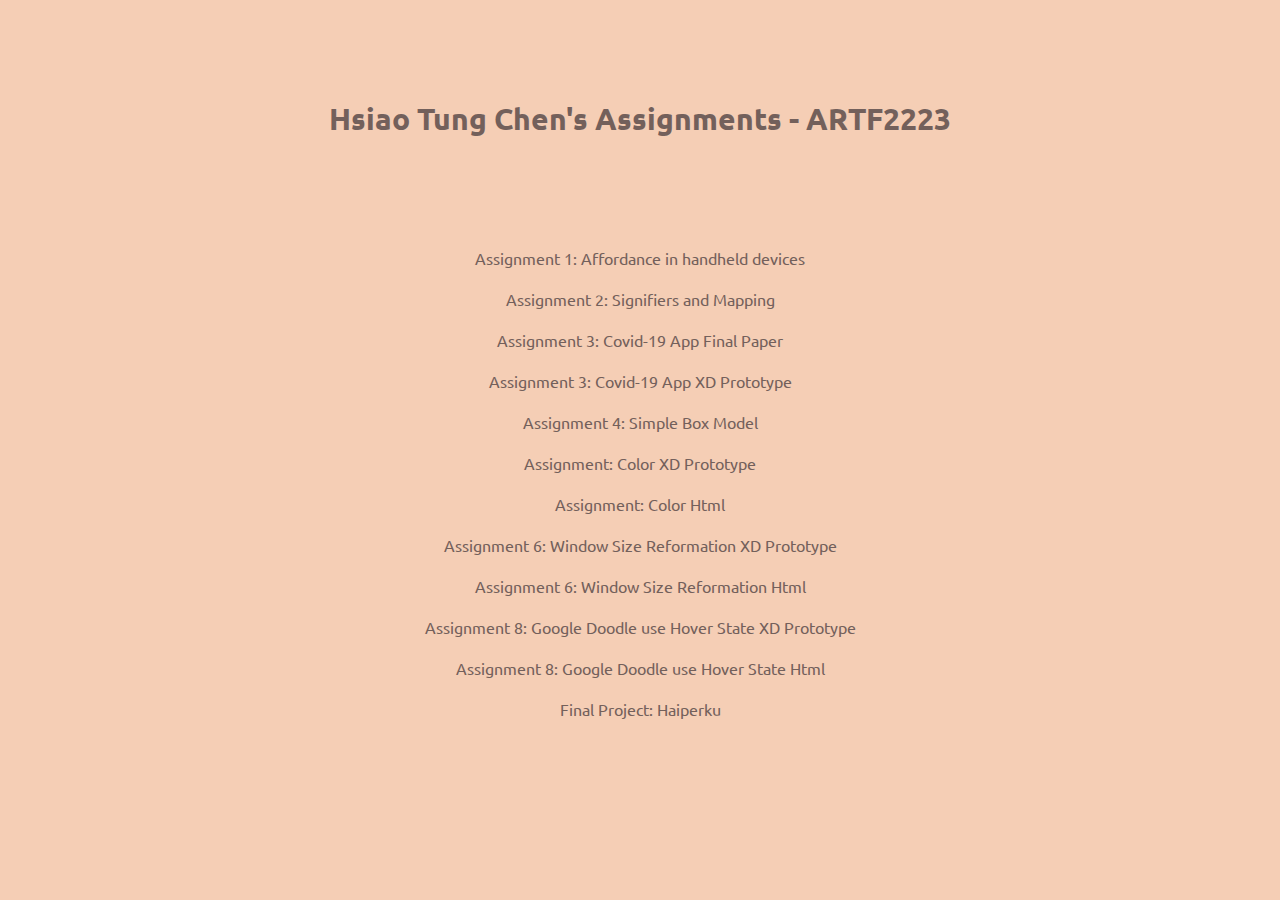
<file: index.html>
<!DOCTYPE html>
<html>
    <head>
        <title>Hsiao Tung Chen's Assignments Home Page</title>
        <link rel="stylesheet" type="text/css" href="stylesheet.css">
        <link href="https://fonts.googleapis.com/css2?family=Ubuntu:wght@300&display=swap" rel="stylesheet">
    </head>
    <body>
        <div class= "title">
            <h1>Hsiao Tung Chen's Assignments - ARTF2223</h1>
        </div>
        <div class= "items">
            <ul>
                <li class="list"><a href="Assign_1/Assign_1.pdf">Assignment 1: Affordance in handheld devices</a></li>
                <li class="list"><a href="Assign_2/Assign_2.pdf">Assignment 2: Signifiers and Mapping</a></li>
                <li class= "list"><a href= "Assign_3/COVID19.pdf">Assignment 3: Covid-19 App Final Paper</a></li>
                <li class= "list"><a href= "https://xd.adobe.com/view/27b72096-9423-4a5b-b575-5805f3f545e3-72e4">Assignment 3: Covid-19 App XD Prototype </a></li>
                <li class= "list"><a href= "Assign_4/simplebox.html">Assignment 4: Simple Box Model</a></li>
                <li class= "list"><a href= "https://xd.adobe.com/view/eda17da0-365c-47c5-8b7c-c88eca3d165f-b8f2/">Assignment: Color XD Prototype</a></li>
                <li class= "list"><a href= "color/color.html">Assignment: Color Html</a></li>
                <li class= "list"><a href= "https://xd.adobe.com/view/abea3d4d-8924-4c5f-9eb9-eab30e06c37e-feb9/">Assignment 6: Window Size Reformation XD Prototype</a></li>
                <li class= "list"><a href= "Assign_6/window.html">Assignment 6: Window Size Reformation Html</a></li>
                <li class="list"><a href="https://xd.adobe.com/view/1677bc23-c435-4cf5-8fbd-dd8d95ceef1e-4324/">Assignment 8: Google Doodle use Hover State XD Prototype</a></li>
                <li class="list"><a href="Assign_8/googledoodle.html">Assignment 8: Google Doodle use Hover State Html</a></li>
                <li class="list"><a href="art final project/index.html">Final Project: Haiperku</a></li>
            </ul>
        </div>
    </body>
</html>
</file>
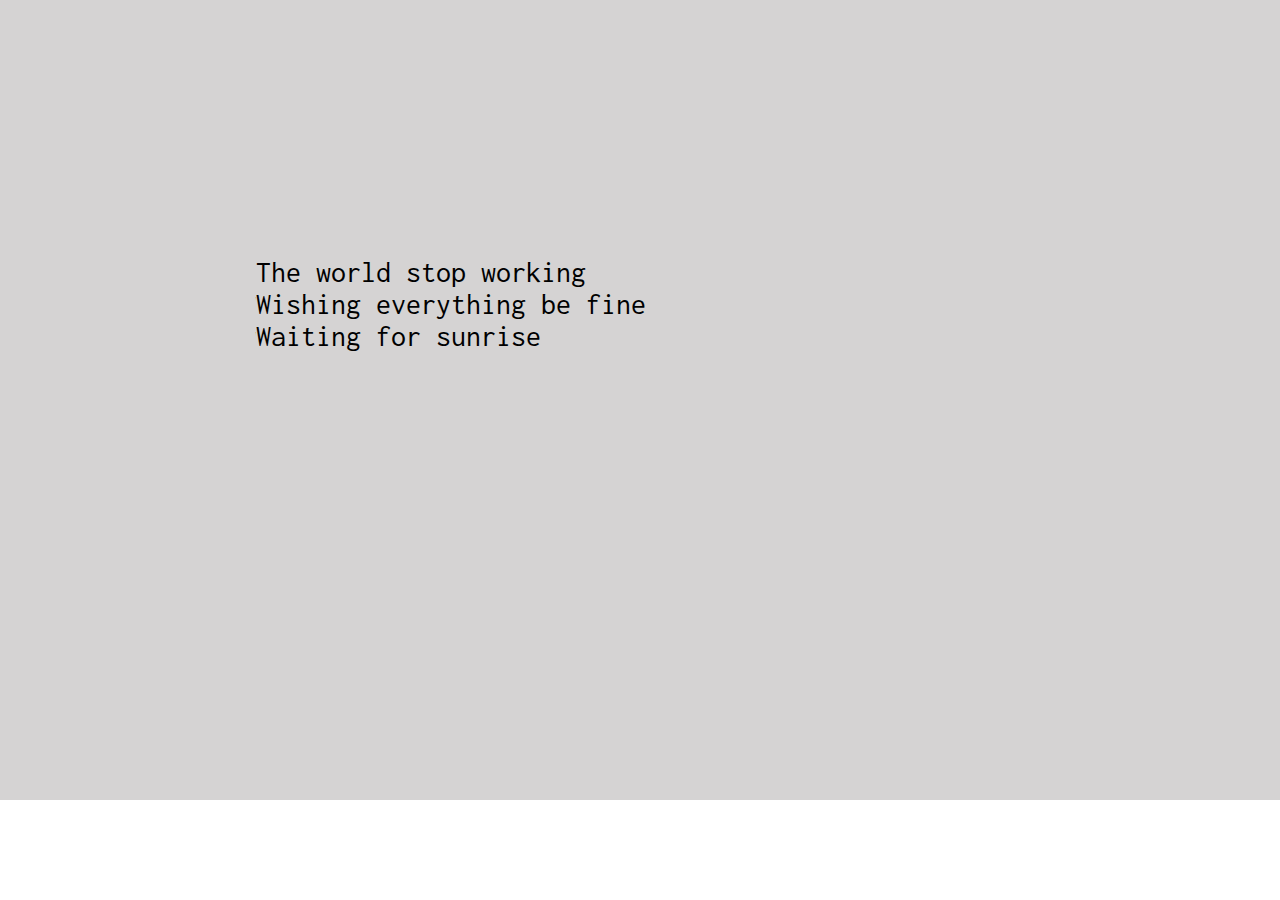
<file: art final project/index.html>
<!DOCTYPE html>
<html>
    <head>
        <title>Haiperku</title>
        <link rel="stylesheet" type="text/css" href="stylesheet.css">
        <link rel="preload" href="stylesheet.css" as="style">
        <script>function changeScreenSize(w,h){window.resizeTo( w,h )}</script>
        <link href="https://fonts.googleapis.com/css2?family=Inconsolata:wght@300&display=swap" rel="stylesheet">   
    </head>
    <body>
        <div class="background1">
        <div class="poem">
            <div class="poem1">The world <div id="linethrough"> stop </div> working</div>
            <div class="poem1">Wishing everything be fine</div>
            <div class="poem1">Waiting for <a id="sunrise" href="sunrise.html">sunrise</a></div>
        </div>
    </div>
    </body>
</html>
</file>
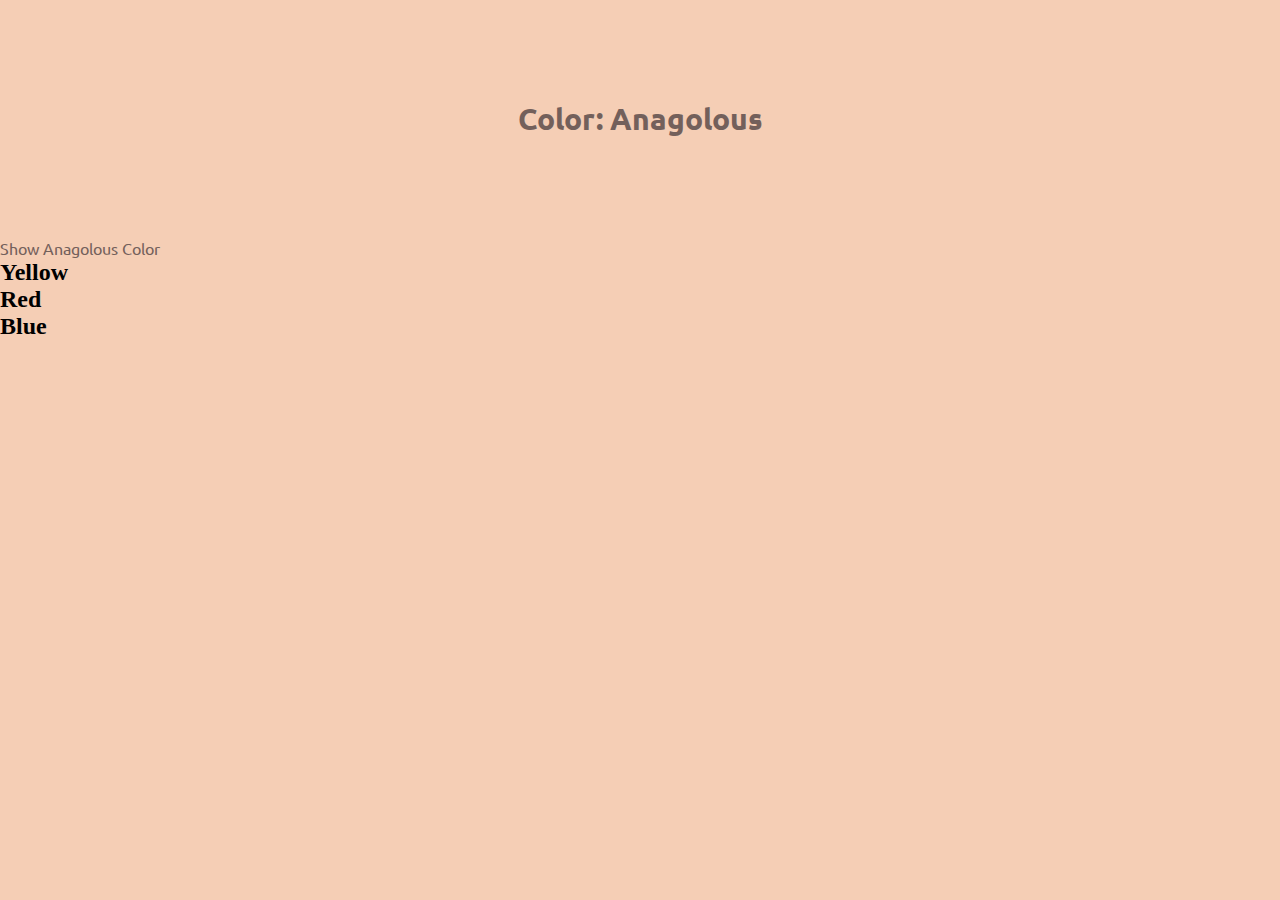
<file: color.html>
<!DOCTYPE html>
<html>
    <head>
        <title>Color interaction</title>
        <linK rel="stylesheet" type="text/css" href="stylesheet.css">   
        <link href="https://fonts.googleapis.com/css2?family=Ubuntu:wght@300&display=swap" rel="stylesheet">
    </head>
    <body>
        <h1>Color: Anagolous</h1>
        <div class="left"></div>
        <div class="right"></div>
        <a class= click href="orange.html">Show Anagolous Color</a> 
        <h2>Yellow</h2>
        <div class="yellow"> 
    </div>
        <h2>Red</h2>
        <div class="red"> 
    </div>
        <h2>Blue</h2>
        <div class="blue"> 
    </div>
        
    </body>
</html>
</file>
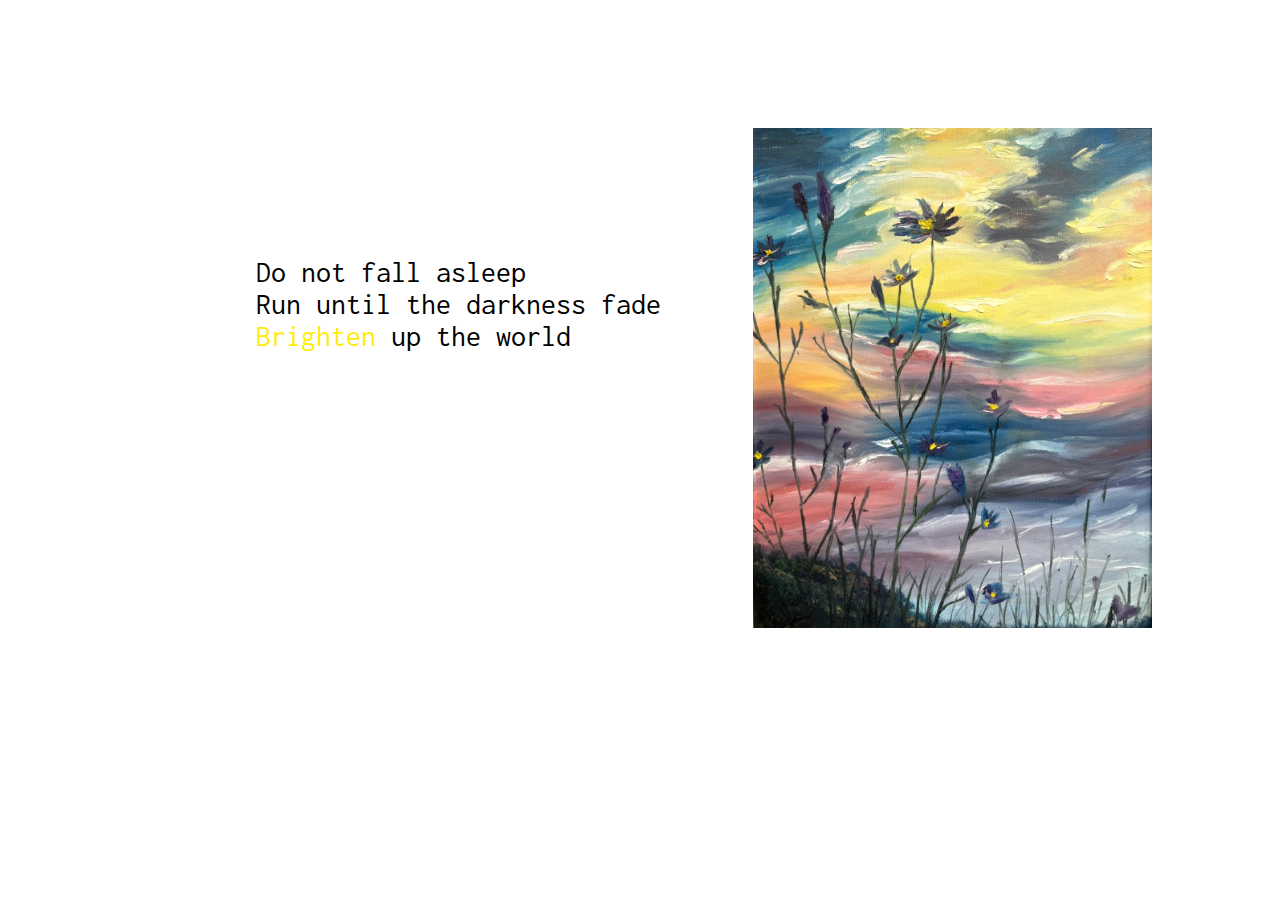
<file: art final project/brighten.html>
<!DOCTYPE html>
<html>
    <head>
        <title>Haiperku</title>
        <link rel="stylesheet" type="text/css" href="stylesheet.css">
        <script>function changeScreenSize(w,h){window.resizeTo( w,h )}</script>
        <link rel="preload" href="stylesheet.css" as="style">
        <link href="https://fonts.googleapis.com/css2?family=Inconsolata:wght@300&display=swap" rel="stylesheet">   
    </head>
    <body>
        <div class="background4">
        <div class="poem">
            <div class="poem3reveal">Do <div id="linethrough">not</div> fall asleep</div>
            <div class="poem3reveal">Run until the darkness fade</div>
            <div class="poem3reveal"><div id="yellow">Brighten</div> up the world</div> 
        </div>
            <div class="picture">
            <img class="sunshineimg" src="sunshine.jpg" height="500px" width="auto">
            </div>
    </div>
    </body>
</html>
</file>
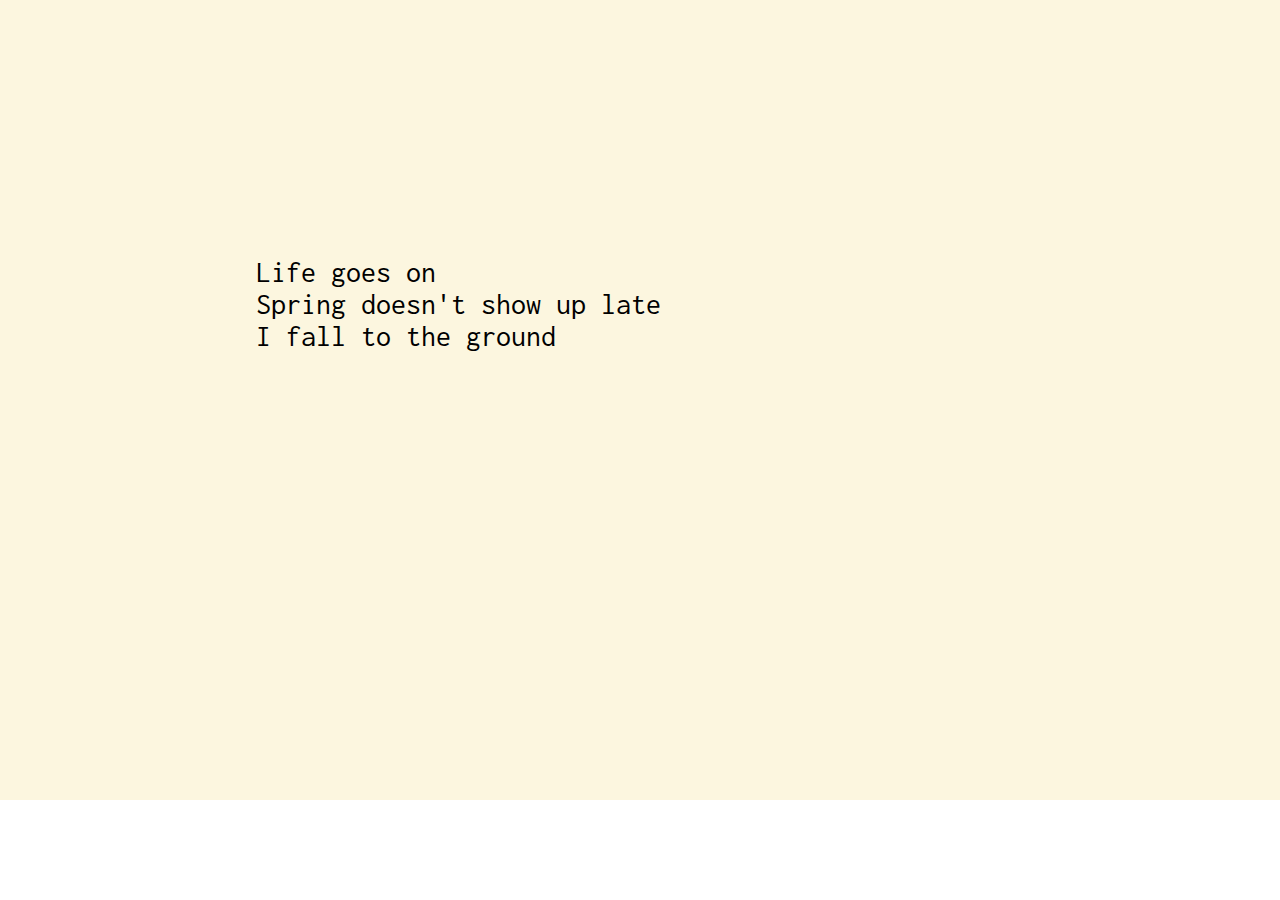
<file: art final project/poem2.html>
<!DOCTYPE html>
<html>
    <head>
        <title>Haiperku</title>
        <link rel="stylesheet" type="text/css" href="stylesheet.css">
        <script>function changeScreenSize(w,h){window.resizeTo( w,h )}</script>
        <link rel="preload" href="stylesheet.css" as="style">
        <link href="https://fonts.googleapis.com/css2?family=Inconsolata:wght@300&display=swap" rel="stylesheet">   
    </head>
    <body>
        <div class="background2">
        <div class="poem">
        <div class="poem2">Life goes on</div>
        <div class="poem2"><a id="spring" href="spring.html">Spring </a><div id="linethrough"> doesn't</div> show up late</div>
        <div class="poem2">I fall to the ground</div>
        </div>
    </div>
    </body>
</html>
</file>
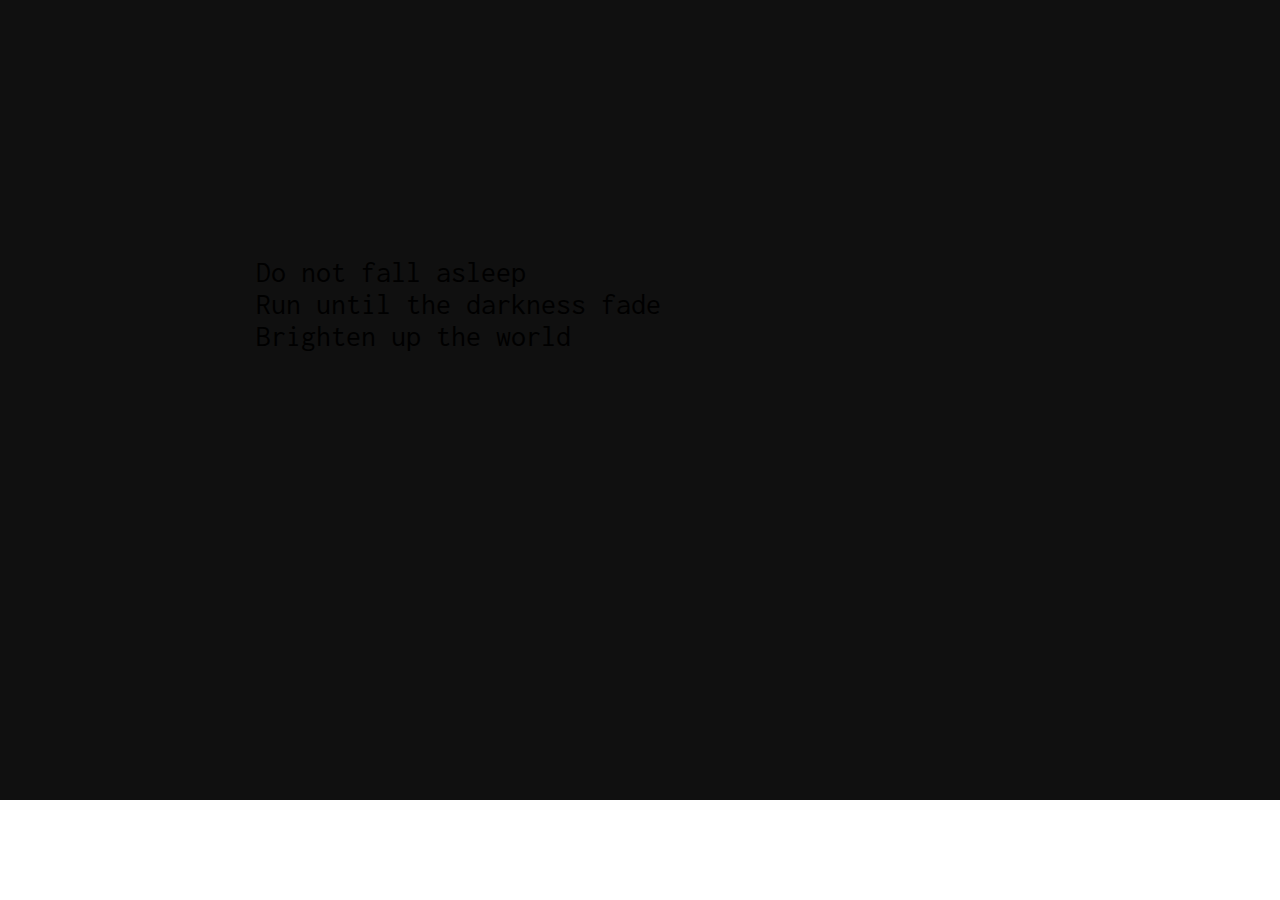
<file: art final project/poem3.html>
<!DOCTYPE html>
<html>
    <head>
        <title>Haiperku</title>
        <link rel="stylesheet" type="text/css" href="stylesheet.css">
        <script>function changeScreenSize(w,h){window.resizeTo( w,h )}</script>
        <link rel="preload" href="stylesheet.css" as="style">
        <link href="https://fonts.googleapis.com/css2?family=Inconsolata:wght@300&display=swap" rel="stylesheet">   
    </head>
    <body>
        <div class="background3">
        <div class="poem">
            <div class="poem3">Do <div id="linethrough">not</div> fall asleep</div>
            <div class="poem3">Run until the darkness fade</div>
            <div class="poem3"><a id="brighten" href="brighten.html">Brighten</a> up the world</div>
        </div>
    </div>
    </body>
</html>
</file>
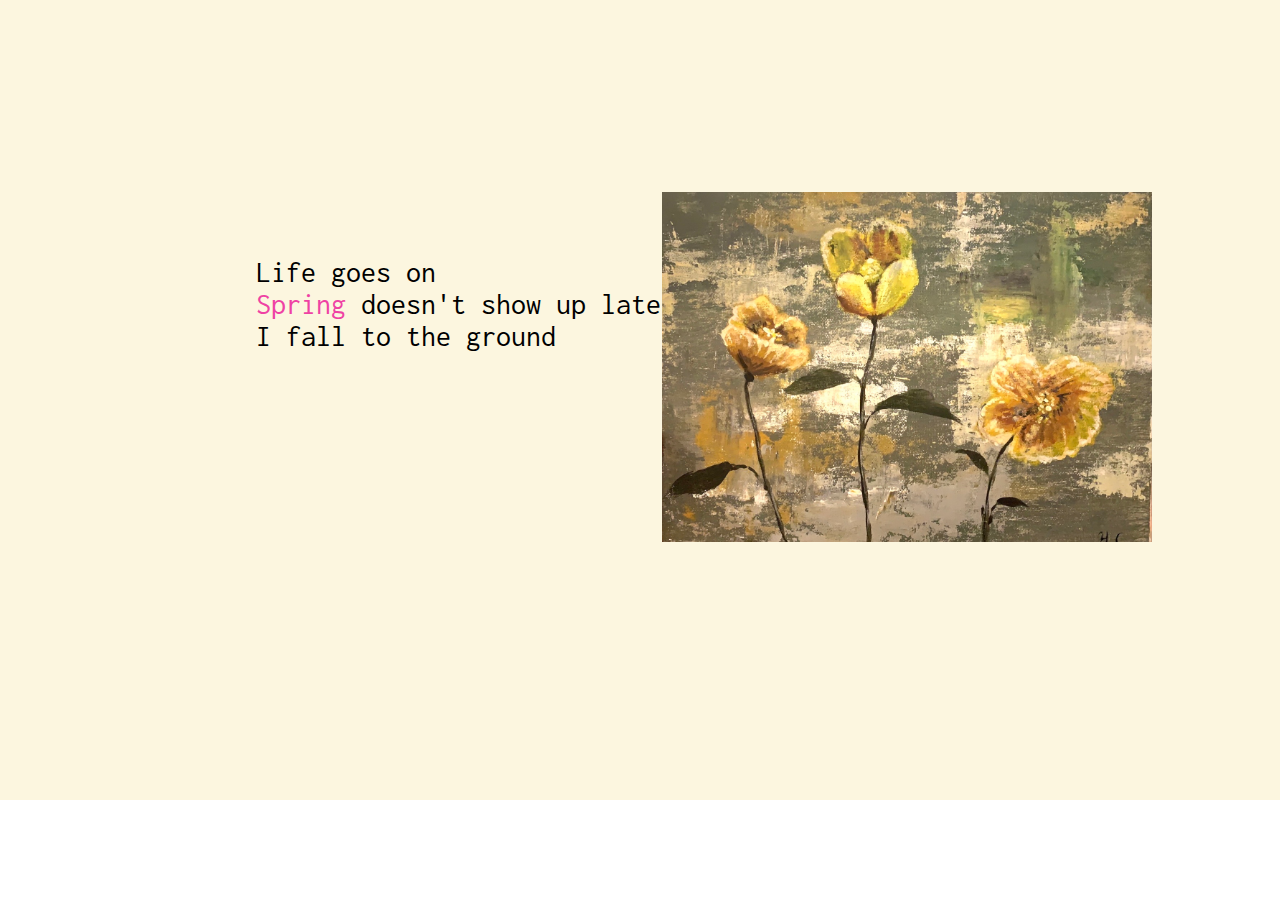
<file: art final project/spring.html>
<!DOCTYPE html>
<html>
    <head>
        <title>Haiperku</title>
        <link rel="stylesheet" type="text/css" href="stylesheet.css">
        <script>function changeScreenSize(w,h){window.resizeTo( w,h )}</script>
        <link rel="preload" href="stylesheet.css" as="style">
        <link href="https://fonts.googleapis.com/css2?family=Inconsolata:wght@300&display=swap" rel="stylesheet">   
    </head>
    <body>
        <div class="background2">
            <div class="poem">
            <div class="poem2">Life goes on</div> 
            <div class="poem2"><div id="pink">Spring </div> doesn't show up late</div>
            <div class="poem2">I fall to the ground</div>
        </div>
        <div class="picture">
        <a href="poem3.html"> <img class="springimg" src="spring.jpg" height="350px" width="auto"> </a>
    </div>
    </div>
    </body>
</html>
</file>
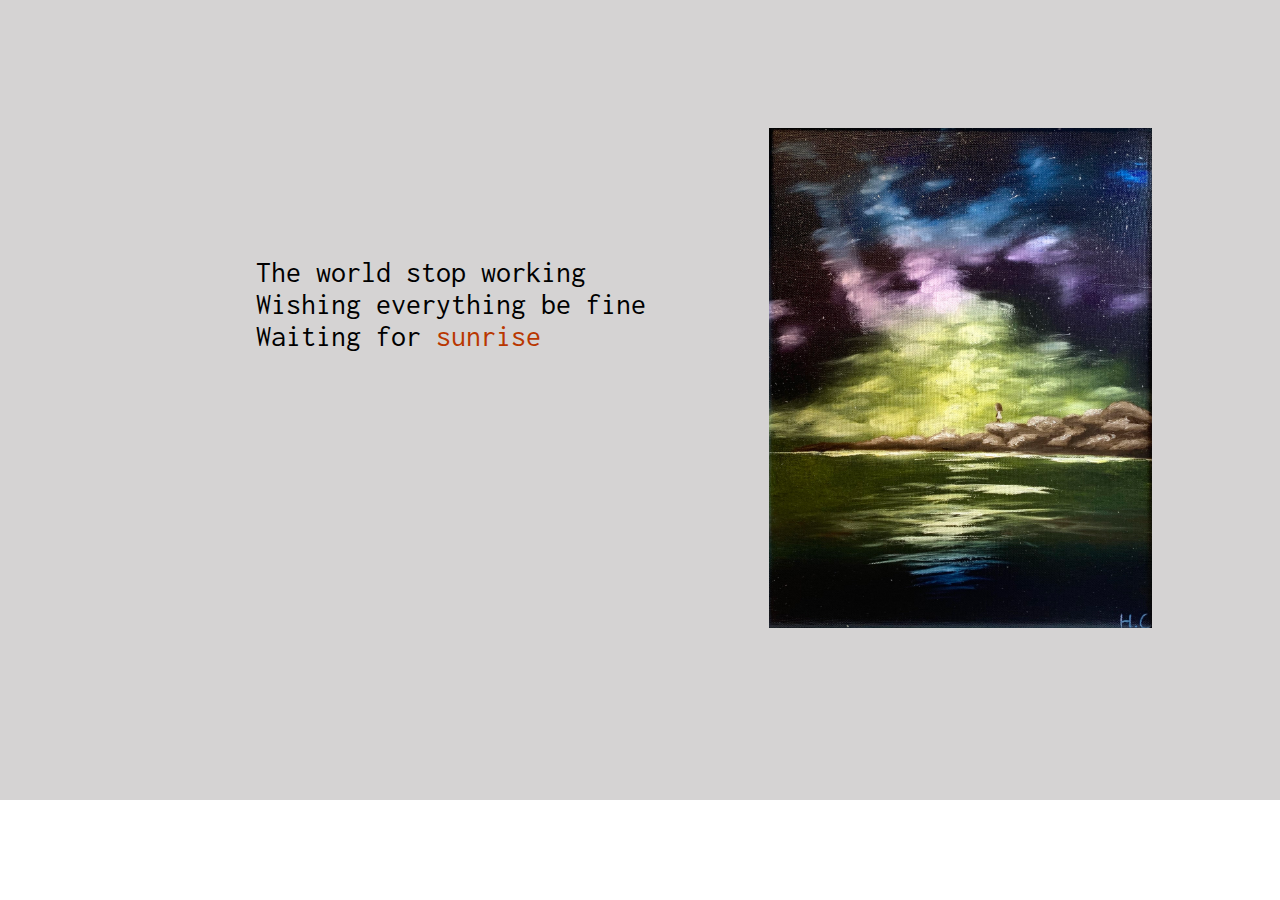
<file: art final project/sunrise.html>
<!DOCTYPE html>
<html>
    <head>
        <title>Haiperku</title>
        <link rel="stylesheet" type="text/css" href="stylesheet.css">
        <script>function changeScreenSize(w,h){window.resizeTo( w,h )}</script>
        <link rel="preload" href="stylesheet.css" as="style">
        <link href="https://fonts.googleapis.com/css2?family=Inconsolata:wght@300&display=swap" rel="stylesheet">   
    </head>
    <body>
        <div class="background1">
        <div class="poem">
            <div class="poem1">The world stop working</div>
            <div class="poem1">Wishing everything be fine</div>
            <div class="poem1">Waiting for <div id="orange">sunrise</div></div>  
        </div>
        <div class="picture">
            <a href="poem2.html">
            <img class="sunriseimg" src="sunrise.jpg" height="500px" width="auto">
            </a>
        </div>
    </div>
    </body>
</html>
</file>
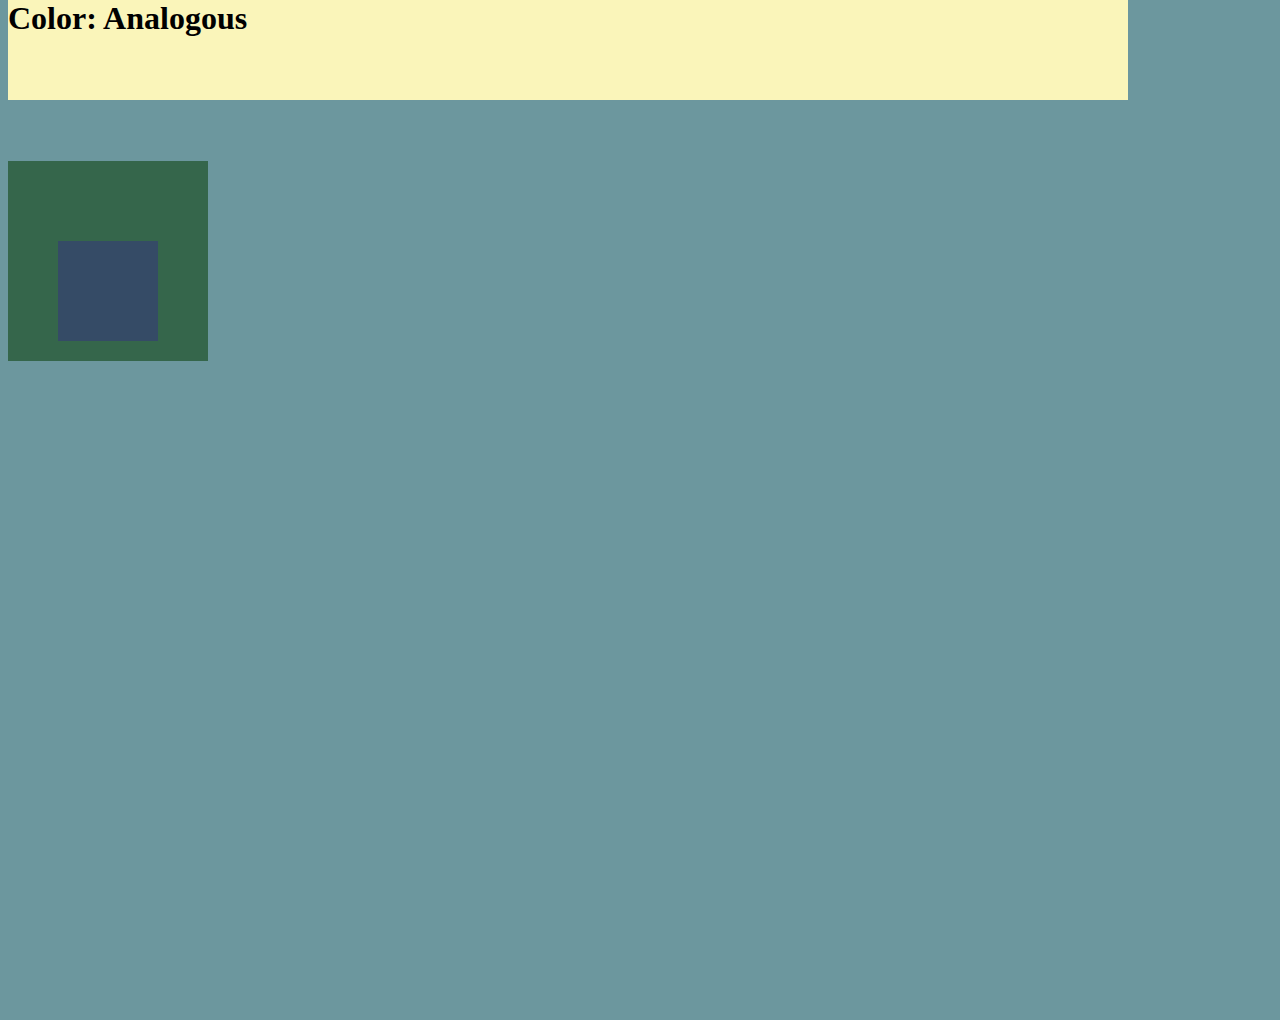
<file: Assign_4/simplebox.html>
<!DOCTYPE html>
<html>
    <head>
        <title>Simple Box Model</title>
        <link rel="stylesheet" type="text/css" href="stylesheet.css">
        <link href="https://fonts.googleapis.com/css2?family=Ubuntu&display=swap" rel="stylesheet">
    </head>
    <body>
        <h1>Color: Analogous</h1>
        <div id="outer">
            <div id="inner"></div>
        </div>
    </body>
</html>
</file>
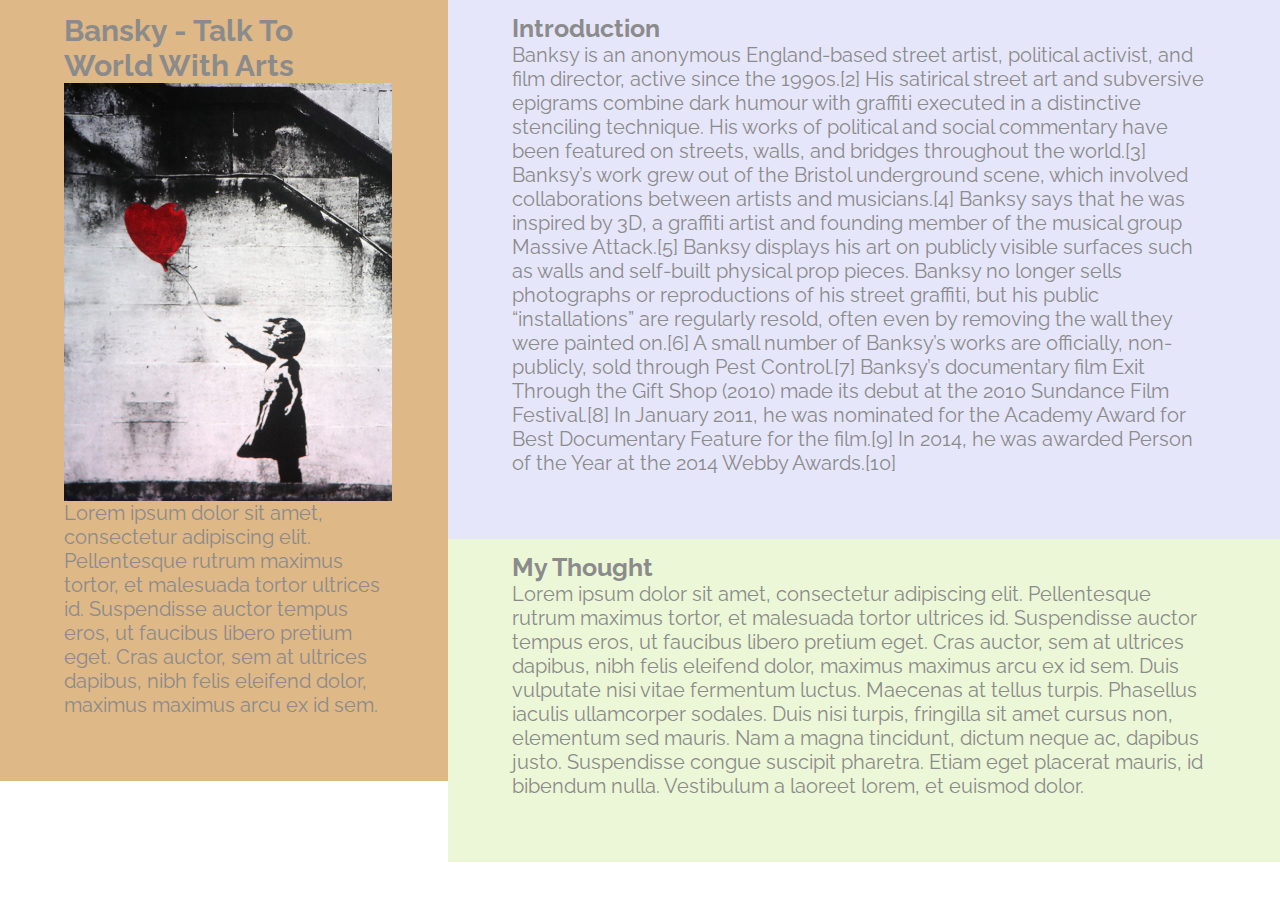
<file: Assign_6/window.html>
<!DOCTYPE html>
<html>
    <head>
        <title>Bansky</title>
        <link rel="stylesheet" type="text/css" href="stylesheet.css">
        <link href="https://fonts.googleapis.com/css2?family=Raleway:wght@500&display=swap" rel="stylesheet">
    </head>
    <body>
        <div class= part1>
            <h1>Bansky - Talk To World With Arts</h1>
            <img class= image src="Girl-with-Balloon-Banksy.jpg" alt="Girl with Balloon Bansky" width="328px" height="418px">
            <p class= photop>Lorem ipsum dolor sit amet, consectetur adipiscing elit. Pellentesque rutrum maximus tortor, et malesuada tortor ultrices id. Suspendisse auctor tempus eros, ut faucibus libero pretium eget. Cras auctor, sem at ultrices dapibus, nibh felis eleifend dolor, maximus maximus arcu ex id sem.</p>
        </div>
        <div class= part2>
            <h2>Introduction</h2>
            <p>Banksy is an anonymous England-based street artist, political activist, and film director, active since the 1990s.[2] His satirical street art and subversive epigrams combine dark humour with graffiti executed in a distinctive stenciling technique. His works of political and social commentary have been featured on streets, walls, and bridges throughout the world.[3] Banksy’s work grew out of the Bristol underground scene, which involved collaborations between artists and musicians.[4] Banksy says that he was inspired by 3D, a graffiti artist and founding member of the musical group Massive Attack.[5]

                Banksy displays his art on publicly visible surfaces such as walls and self-built physical prop pieces. Banksy no longer sells photographs or reproductions of his street graffiti, but his public “installations” are regularly resold, often even by removing the wall they were painted on.[6] A small number of Banksy’s works are officially, non-publicly, sold through Pest Control.[7] Banksy’s documentary film Exit Through the Gift Shop (2010) made its debut at the 2010 Sundance Film Festival.[8] In January 2011, he was nominated for the Academy Award for Best Documentary Feature for the film.[9] In 2014, he was awarded Person of the Year at the 2014 Webby Awards.[10]
            </p>
        </div>
        <div class= part3>
            <h2>My Thought</h2>
            <p>Lorem ipsum dolor sit amet, consectetur adipiscing elit. Pellentesque rutrum maximus tortor, et malesuada tortor ultrices id. Suspendisse auctor tempus eros, ut faucibus libero pretium eget. Cras auctor, sem at ultrices dapibus, nibh felis eleifend dolor, maximus maximus arcu ex id sem. Duis vulputate nisi vitae fermentum luctus. Maecenas at tellus turpis. Phasellus iaculis ullamcorper sodales. Duis nisi turpis, fringilla sit amet cursus non, elementum sed mauris. Nam a magna tincidunt, dictum neque ac, dapibus justo. Suspendisse congue suscipit pharetra. Etiam eget placerat mauris, id bibendum nulla. Vestibulum a laoreet lorem, et euismod dolor.</p>
        </div>
    </body>
</html>
</file>
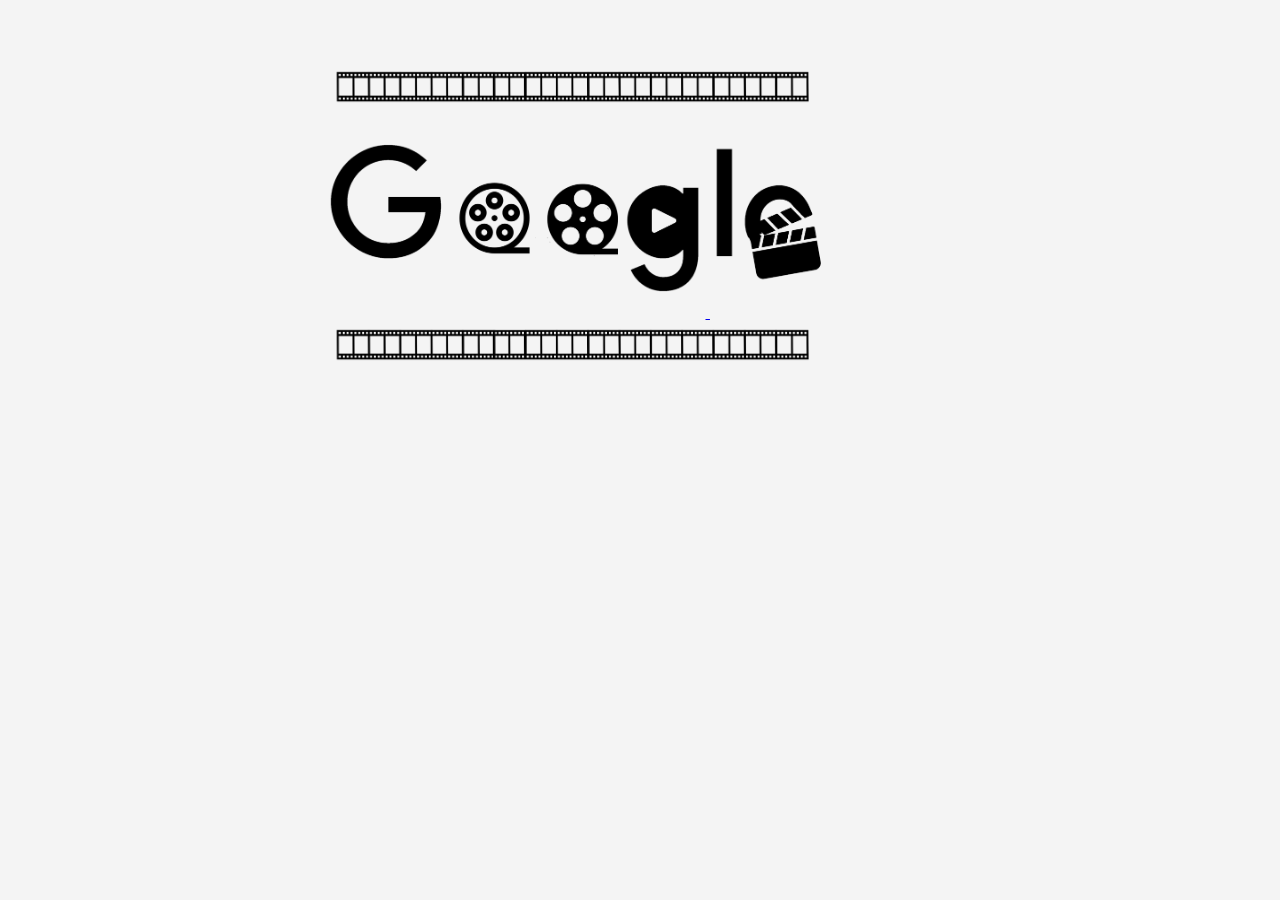
<file: Assign_8/googledoodle.html>
<!DOCTYPE html>
<html>
    <head>
        <title>Google doodle - film</title>
        <link rel="stylesheet" type="text/css" href="stylesheet.css">
    </head>
    <body>
        <div class="logobackground">
        <div>
            <img src="SVG/filmrow.svg" class="filmrow" height="50px" width="auto">
        </div>
            <img src="SVG/g1.svg" class="logo" id="G" height="200px" width="auto">
            <img src="SVG/o1.svg" class="logo" id="o1" height="100px" width="auto">
            <img src="SVG/o2.svg" class="logo" id="o2" height="200px" width="auto">
            <a href="moviehistory.html">
            <img src="SVG/g2.svg" class="logo" id="g" height="200px" width="auto">
        </a>
            <img src="SVG/l.svg" class="logo" id="l" height="200px" width="auto">
            <img src="SVG/e.svg" class="logo" id="e" height="200px" width="auto">
        <div>
            <img src="SVG/filmrow.svg" class="filmrow" height="50px" width="auto">
        </div>
        </div>
    </body>
</html>
</file>
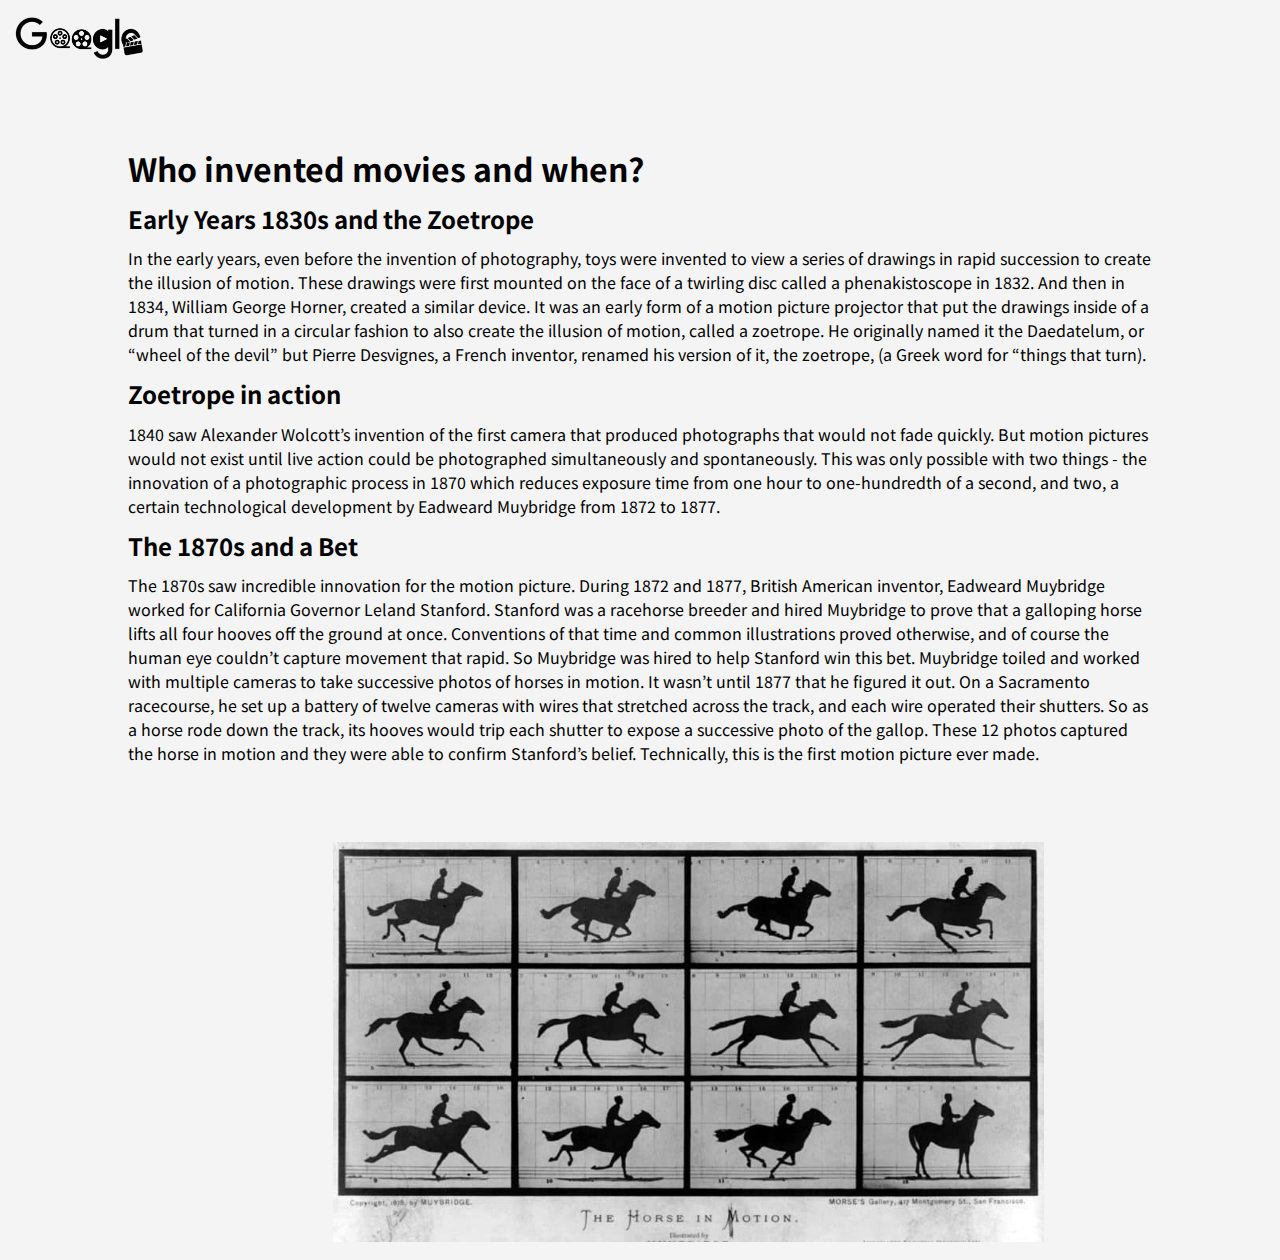
<file: Assign_8/moviehistory.html>
<!DOCTYPE html>
<html>
    <head>
        <title>movie history</title>
        <link rel="stylesheet" type="text/css" href="stylesheet.css">
        <link rel="preconnect" href="https://fonts.gstatic.com">
<link href="https://fonts.googleapis.com/css2?family=Noto+Sans+JP&display=swap" rel="stylesheet">
    </head>
    <body >
        <div class="toplogo"><img src="google logo.png" height="50px" width="auto"></div>
    <div class= "history">
        <h1>Who invented movies and when?</h1>
        
        <h2>Early Years 1830s and the Zoetrope</h2>
        <p>In the early years, even before the invention of photography, toys were invented to view a series of drawings in rapid succession to create the illusion of motion. These drawings were first mounted on the face of a twirling disc called a phenakistoscope in 1832. And then in 1834, William George Horner, created a similar device. It was an early form of a motion picture projector that put the drawings inside of a drum that turned in a circular fashion to also create the illusion of motion, called a zoetrope. 

        He originally named it the Daedatelum, or “wheel of the devil” but Pierre Desvignes, a French inventor, renamed his version of it, the zoetrope, (a Greek word for “things that turn). 

        <h2>Zoetrope in action</h2>
        1840 saw Alexander Wolcott’s invention of the first camera that produced photographs that would not fade quickly.

        But motion pictures would not exist until live action could be photographed simultaneously and spontaneously. 

        This was only possible with two things - the innovation of a photographic process in 1870 which reduces exposure time from one hour to one-hundredth of a second, and two, a certain technological development by Eadweard Muybridge from 1872 to 1877.

        <h2>The 1870s and a Bet</h2>
        The 1870s saw incredible innovation for the motion picture. During 1872 and 1877, British American inventor, Eadweard Muybridge worked for California Governor Leland Stanford. Stanford was a racehorse breeder and hired Muybridge to prove that a galloping horse lifts all four hooves off the ground at once. Conventions of that time and common illustrations proved otherwise, and of course the human eye couldn’t capture movement that rapid. So Muybridge was hired to help Stanford win this bet. Muybridge toiled and worked with multiple cameras to take successive photos of horses in motion. It wasn’t until 1877 that he figured it out. On a Sacramento racecourse, he set up a battery of twelve cameras with wires that stretched across the track, and each wire operated their shutters. So as a horse rode down the track, its hooves would trip each shutter to expose a successive photo of the gallop. These 12 photos captured the horse in motion and they were able to confirm Stanford’s belief. 

        Technically, this is the first motion picture ever made.
        </p></div>
        <img src="firstmovie.jpg" class="moviepic" height="400px" width="auto">
    </body>
</html>
</file>
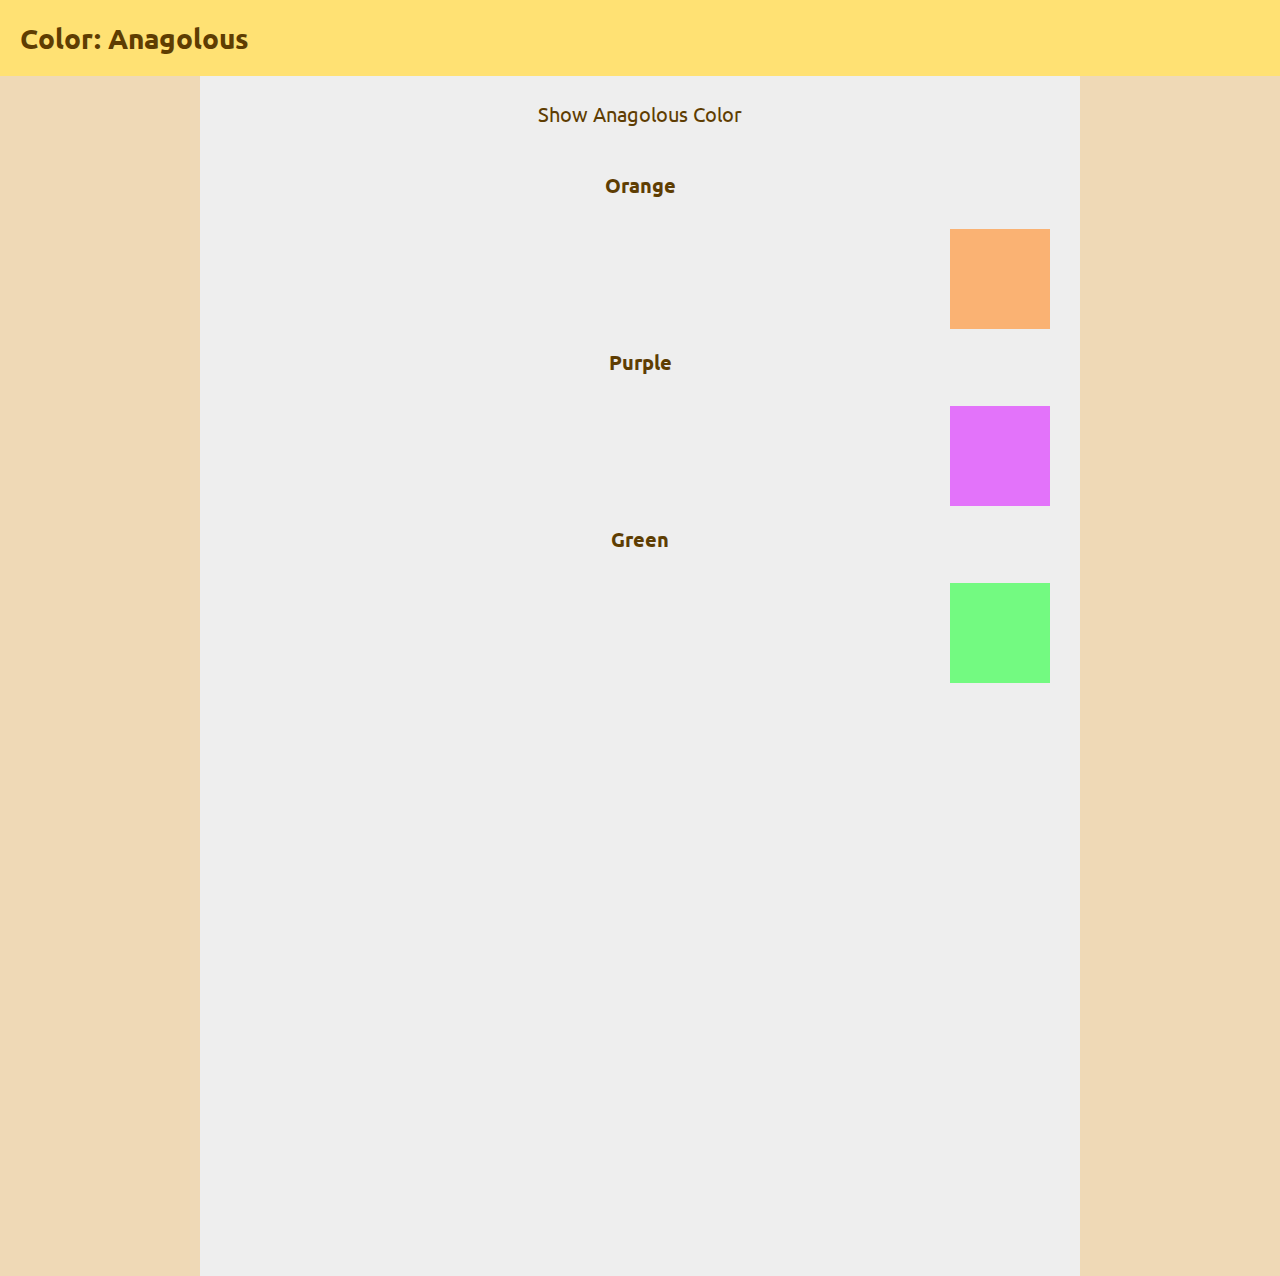
<file: color/orange.html>
<!DOCTYPE html>
<html>
    <head>
        <title>Color interaction</title>
        <linK rel="stylesheet" type="text/css" href="stylesheet.css">   
        <link href="https://fonts.googleapis.com/css2?family=Ubuntu:wght@300&display=swap" rel="stylesheet">
    </head>
    <body>
        <h1>Color: Anagolous</h1>
        <div class="left"></div>
        <div class="right"></div>
        <a class= click href="color.html">Show Anagolous Color</a> 
        <h2>Orange</h2>
        <div class="orange">
    </div>
        <h2>Purple</h2>
        <div class="purple">
    </div>
        <h2>Green</h2>
        <div class="green">
    </div>
        
    </body>
</html>
</file>
<file: stylesheet.css>
*{
    margin: 0;
    padding: 0;
    background-color: #f5ceb5;
}
h1{
    font-family: 'Ubuntu', sans-serif;
    font-size: 30px;
    color: #73605B;
    text-align: center;
    padding: 100px;
}
.list{
    display: block;
    padding: 10px;
    text-align: center;
}
a{
    text-decoration: none;
    color: #73605B;
    font-family: 'Ubuntu', sans-serif ;
}
a:hover{
    text-decoration: underline;
}
</file>
<file: art final project/stylesheet.css>
/* overall style*/
*{
    padding: 0;
    margin: 0;
}
.poem{
    font-family: 'Inconsolata', monospace;
    text-align:left;
    padding: 20%;
    font-size: 30px;
    display: inline;
    position: absolute;
}

/*poem 1 page*/
#sunrise{
    text-decoration: none;
    color: black;
}
#sunrise:hover{
    text-shadow: 1px 1px 3px #b93700;
}
#linethrough{
    display: inline-block;
}
#linethrough:hover{
    text-decoration: line-through;
    text-decoration-color: red;
}
.background1{
    background-color: #d5d3d3;
    height: 50rem;
}

/*sunrise page*/
.sunriseimg{
    padding: 10%;
    float: right;
}
.sunriseimg:hover{
    box-shadow: inset;
}

#orange{
    color: #b93700;
    display: inline-block;
}

.picture{
    display: inline;
    position: relative;
}
/* poem 2 page*/

#spring{
    text-decoration: none;
    color: black;
}
#spring:hover{
    text-shadow: 1px 1px 3px #fa73bf;
}

.background2{
    background-color: #fcf6df;
    height: 50rem;
}
/* spring page*/
.springimg{
    padding: 10%;
    float: right;
    padding-top: 15%;
}
#pink{
    color: #ef42a4;
    display: inline-block;
}
/* poem 3 page */
#brighten{
    text-decoration: none;
    color: black;
}
#brighten:hover{
    color: #d5d3d3;
    text-shadow: 1px 1px 3px #ffea00;
}
.background3{
    background-color: #101010;
    height: 50rem;
}
.poem3:hover{
    color: #d5d3d3;
}
/* brighten page */
#yellow{
    color: #ffeb0c;
    display: inline-block;
}
.sunshineimg{
    padding: 10%;
    float: right;
}
.background4{
    animation-name: fade;
    animation-duration: 4s;
    height: 50rem;
}
@keyframes fade {
    from {background-color: #101010;}
    to {background-color: #f9f9f8;}
}
</file>
<file: Assign_4/stylesheet.css>
#outer {
    width: 200px;
    height: 200px;
    float: left;
    margin-top: 40px;
    background: #35664b;
}
#inner {
    width: 100px;
    height: 100px;
    float: left;
    margin-top: 80px;
    margin-right: 50px;
    margin-left: 50px;
    background: #354b66; 
}
*{
    width: 1120px;
    height: 1020px;
    float: left;
    margin-top: 0px;
    background:#6c979e; 
}
h1{
    font-family: font-family: 'Ubuntu', sans-serif;
    background-color: #FAF5BA;
    width: 1120px;
    height: 100px;
    margin-left: 0;

}
</file>
<file: Assign_6/stylesheet.css>
*{
    float: left;
    margin: 0;
    padding: 0;
}
h1{
    font-family: 'Raleway', sans-serif;
    font-size: 30px;
    color: #8B8B8B;
}
h2{
    font-family: 'Raleway', sans-serif;
    font-size: 25px;
    color: #8B8B8B;
}
p{
    font-family: 'Raleway', sans-serif;
    font-size: 20px;
    color: #8B8B8B;
}
img{
    display: block;
    margin-left: auto;
    margin-right: auto;
}
.part1{
    display: inline-block;
    padding: 5%;
    padding-top: 1%;
    width: 25%;
    height: auto;
    background-color: burlywood;
}
.part2{
    display: inline-block;
    padding: 5%;
    padding-top: 1%;
    width: 55%;
    height: auto;
    background-color: #E6E6FA;
    float: left;
}
.part3{
    display: inline-block;
    padding: 5%;
    padding-top: 1%;
    width: 55%;
    height: auto;
    background-color:#EBF7D7;
    float: left;
}

@media screen and (max-width: 767px) {
    #wrap_______________START768{}
    .part1 {
        width: 98%;
    
    }
    .photop{
        visibility: visible;
    }
    .part2{
        width: auto;
        height: auto;
    }
    .part3{
        width: auto;
        height: auto;
    }

@media screen and (max-width: px) {
    #wrap_______________START768{}
    .part1 {
        width: 98%;
        
    }
    .photop{
        visibility: visible;
        }
    .part2{
        width: auto;
        height: auto;
    }
    .part3{
        width: auto;
        height: auto;
    }
</file>
<file: Assign_8/stylesheet.css>
*{
    margin: 0;
    padding: 0;
    background-color: #F4F4F4;
    font-family: 'Noto Sans JP', sans-serif;
}
.logo{
    display: inline-block;
    z-index: 1;
    position: relative;
}
.logobackground{
    margin: auto;
    margin-top: 5%;
    width: 50%;
}
.filmrow{
    padding-left: 12px;
}
#o1{
    background-image: url(o1.png);
    height: 200px;
    width: auto;
}
.o1:hover .hover1{
    opacity:1;
}

.history{
    margin: auto;
    width: 80%;
    padding: 5%;
}

.toplogo{
    margin: 1%;
}

h1{
    padding: bottom 3%;
}
h2{
    padding-top: 1%;
    padding-bottom: 1%;
}

.moviepic{
    display: inline-block;
    padding: 1%;
    margin-left: 25%;
}


#G:hover, #g:hover, #l:hover, #e:hover {
    animation: bounce 1s infinite;
}

#o1:hover, #o2:hover {
    animation: spin 1s infinite;
    z-index: 0;
}


@keyframes bounce {
    0%, to {
        transform: translateY(-15px);
        animation-timing-function: cubic-bezier(.8, 0, 1, 1);
    }

    50% {
        transform: none;
        animation-timing-function: cubic-bezier(0, 0, .2, 1);
    }
}

@keyframes spin {
    0% {
        transform: rotate(0deg);
    }

    50% {
        transform: rotate(180deg);
    }

    100% {
        transform: rotate(360deg);
    }
}
</file>
<file: color/stylesheet.css>
*{
    margin: 0;
    padding: 0;
}
body{
    background-color: #eeeeee;
}
h1{
    font-size: 28px;
    font-family: 'Ubuntu', sans-serif;
    padding: 20px;
    display: block;
    background-color: #ffe173;
    color: #5e3d02;
}
h2{
    font-size: 20px;
    font-family:'Ubuntu', sans-serif;
    padding:20px;
    text-align: center;
    display:block;
    color: #5e3d02;
}
.left{
    width: 200px;
    height: 1200px;
    float: left;
    background-color: #EFD9B6;
}
.right{
    width: 200px;
    height: 1200px;
    float: right;
    background-color: #EFD9B6;
}
.yellow{
    width:100px;
    height:100px; 
    margin-left: 450px;
    margin-top: 10px;
    background-color: #ffe173;
    
}
.orange{
    width:100px;
    height:100px; 
    margin-left: 950px;
    margin-top: 10px;
    background-color: #fab273;
}
.red{
    width:100px;
    height:100px; 
    margin-left: 450px;
    margin-top: 10px;
    background-color: #fa7373;
}
.purple{
    width:100px;
    height:100px;
    margin-left: 950px;
    margin-top:10px;
    background-color: #e373fa;
}
.blue{
    width:100px;
    height:100px;
    margin-left: 450px;
    margin-top:10px;
    background-color: #7390fa;
}
.green{
    width:100px;
    height:100px;
    margin-left: 950px;
    margin-top:10px;
    background-color: #73fa81;
}
.click{
    font-size: 20px;
    font-family:'Ubuntu', sans-serif;
    padding:25px;
    text-align: center;
    display:block;
    color: #5e3d02;
    text-decoration: none;
}
.click:hover{
    text-decoration: underline;
    text-decoration-color: #5e3d02;
}
</file>
